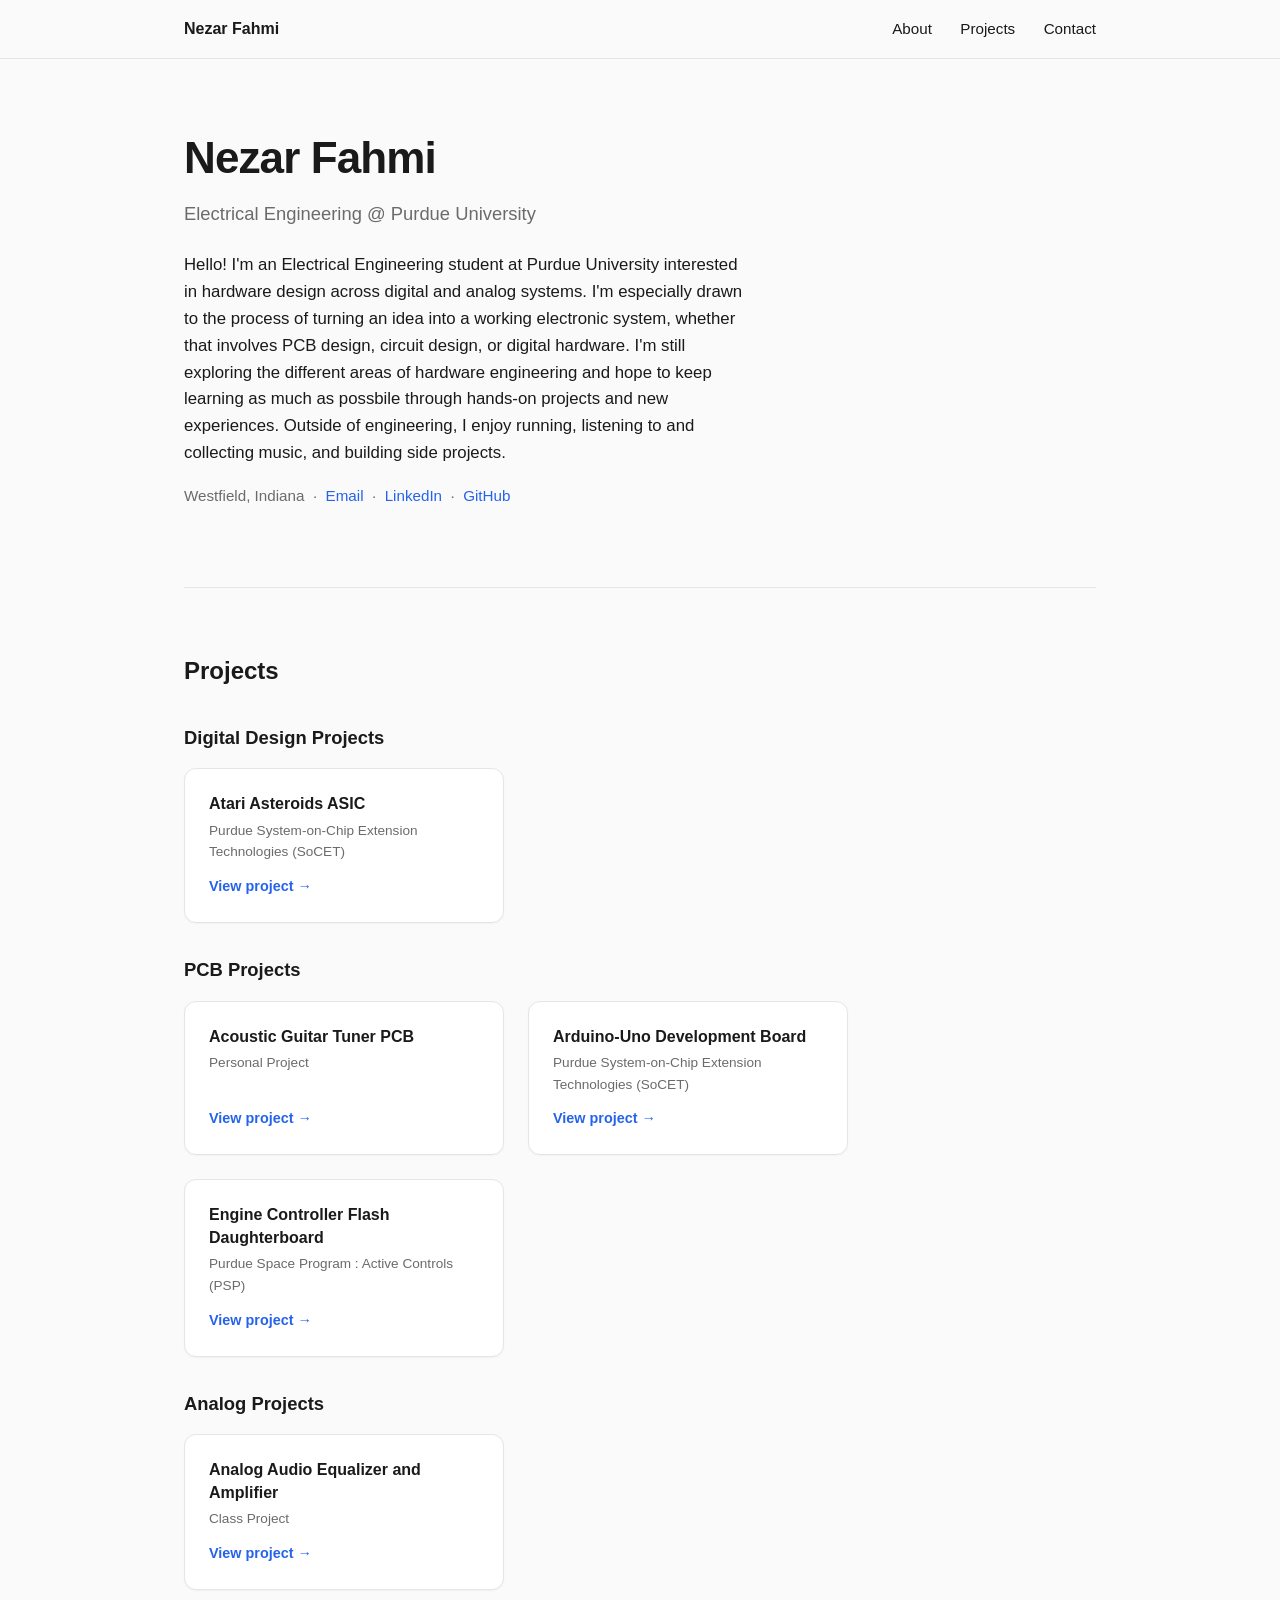
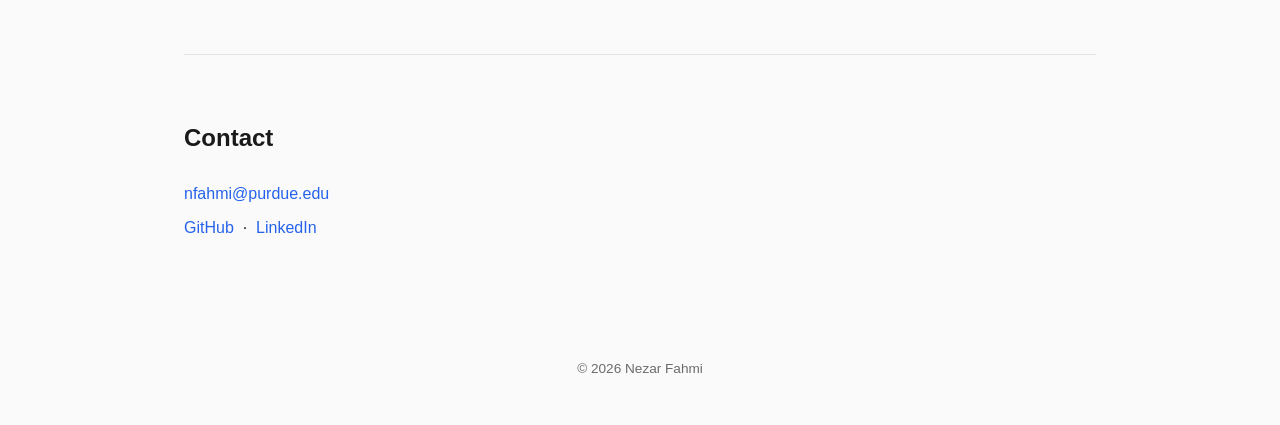
<file: index.html>
<!DOCTYPE html>
<html lang="en">
<head>
  <meta charset="UTF-8">
  <meta name="viewport" content="width=device-width, initial-scale=1.0">

  <meta
    name="description"
    content="Portfolio of Nezar Fahmi, a Purdue Electrical Engineering student focused on PCB, digital, analog, and embedded hardware design."
  >

  <title>Nezar Fahmi — Portfolio</title>

  <link rel="stylesheet" href="style.css">

  <style>
    .hero {
      display: flex;
      align-items: flex-start;
      justify-content: space-between;
      gap: 48px;
      flex-wrap: wrap;
    }

    .hero-text {
      flex: 1 1 400px;
      min-width: 0;
    }

    .hero-photo {
      flex: 0 0 auto;
      width: 340px;
      height: 340px;
      margin-top: 20px;
    }

    .hero-photo img {
      width: 340px;
      height: 340px;
      object-fit: cover;
      border-radius: 8px;
      display: block;
    }
  </style>

  <script defer>
    document.addEventListener("DOMContentLoaded", () => {
      const introItems = [
        { element: document.querySelector("header"), delay: 30 },
        { element: document.querySelector(".logo"), delay: 90 },
        { element: document.querySelector("nav"), delay: 150 },
        { element: document.querySelector(".hero h1"), delay: 220 },
        { element: document.querySelector(".tagline"), delay: 300 },
        { element: document.querySelector(".bio"), delay: 380 },
        { element: document.querySelector(".about-links"), delay: 470 },
        { element: document.querySelector(".hero-photo"), delay: 300 }
      ].filter((item) => item.element);

      introItems.forEach(({ element, delay }) => {
        element.style.setProperty("--reveal-delay", `${delay}ms`);
      });

      requestAnimationFrame(() => {
        requestAnimationFrame(() => {
          introItems.forEach(({ element }) => {
            element.classList.add("is-visible");
          });
        });
      });

      const scrollItems = [
        document.querySelector("#projects > h2"),
        ...document.querySelectorAll(".project-category"),
        ...document.querySelectorAll(".project-card"),
        document.querySelector("#contact")
      ].filter(Boolean);

      if (!("IntersectionObserver" in window)) {
        scrollItems.forEach((item) => item.classList.add("is-visible"));
        return;
      }

      const observer = new IntersectionObserver(
        (entries, activeObserver) => {
          entries.forEach((entry) => {
            if (!entry.isIntersecting) {
              return;
            }

            entry.target.classList.add("is-visible");
            activeObserver.unobserve(entry.target);
          });
        },
        {
          threshold: 0.08,
          rootMargin: "0px 0px -35px 0px"
        }
      );

      scrollItems.forEach((item) => observer.observe(item));
    });
  </script>
</head>

<body>
<header class="reveal">
  <div class="nav-inner">
    <a href="#" class="logo reveal">Nezar Fahmi</a>

    <nav class="reveal">
      <a href="#about">About</a>
      <a href="#projects">Projects</a>
      <a href="#contact">Contact</a>
    </nav>
  </div>
</header>

<main>
  <section id="about" class="hero">
    <div class="hero-text">
      <h1 class="reveal">Nezar Fahmi</h1>

      <p class="tagline reveal">
        Electrical Engineering @ Purdue University
      </p>

      <p class="bio reveal">
        Hello! I'm an Electrical Engineering student at Purdue University
        interested in hardware design across digital and analog systems.
        I'm especially drawn to the process of turning an idea into a working
        electronic system, whether that involves PCB design, circuit design, or digital hardware.
        I'm still exploring the different areas of hardware engineering and hope to keep learning as much as possbile
        through hands-on projects and new experiences. Outside of engineering, I enjoy running, listening to and collecting music, and building side projects.
      </p>

      <p class="about-links reveal">
        Westfield, Indiana
        &nbsp;·&nbsp;
        <a href="mailto:nfahmi@purdue.edu">Email</a>
        &nbsp;·&nbsp;
        <a
          href="https://www.linkedin.com/in/nezar-fahmi"
          target="_blank"
          rel="noopener"
        >
          LinkedIn
        </a>
        &nbsp;·&nbsp;
        <a
          href="https://github.com/nezarfahmi"
          target="_blank"
          rel="noopener"
        >
          GitHub
        </a>
      </p>
    </div>
  </section>

  <section id="projects" class="projects">
    <h2 class="reveal">Projects</h2>

    <h3 class="project-category reveal">Digital Design Projects</h3>

    <div class="project-grid">
      <a
        class="project-card reveal"
        href="projects/atari-asteroids.html"
      >
        <h4>Atari Asteroids ASIC</h4>
        <p class="project-meta">
          Purdue System-on-Chip Extension Technologies (SoCET)
        </p>
        <span class="view-link">View project →</span>
      </a>
    </div>

    <h3 class="project-category reveal">PCB Projects</h3>

    <div class="project-grid">
      <a
        class="project-card reveal"
        href="projects/acoustic-guitar-tuner.html"
      >
        <h4>Acoustic Guitar Tuner PCB</h4>
        <p class="project-meta">Personal Project</p>
        <span class="view-link">View project →</span>
      </a>

      <a
        class="project-card reveal"
        href="projects/arduino-uno.html"
      >
        <h4>Arduino-Uno Development Board</h4>
        <p class="project-meta">
          Purdue System-on-Chip Extension Technologies (SoCET)
        </p>
        <span class="view-link">View project →</span>
      </a>

      <a
        class="project-card reveal"
        href="projects/flash-daughterboard.html"
      >
        <h4>Engine Controller Flash Daughterboard</h4>
        <p class="project-meta">Purdue Space Program : Active Controls (PSP)</p>
        <span class="view-link">View project →</span>
      </a>
    </div>

    <h3 class="project-category reveal">Analog Projects</h3>

    <div class="project-grid">
      <a
        class="project-card reveal"
        href="projects/audio-equalizer.html"
      >
        <h4>Analog Audio Equalizer and Amplifier</h4>
        <p class="project-meta">Class Project</p>
        <span class="view-link">View project →</span>
      </a>
    </div>
  </section>

  <section id="contact" class="contact reveal">
    <h2>Contact</h2>

    <p>
      <a href="mailto:nfahmi@purdue.edu">
        nfahmi@purdue.edu
      </a>
    </p>

    <p>
      <a
        href="https://github.com/nezarfahmi"
        target="_blank"
        rel="noopener"
      >
        GitHub
      </a>

      &nbsp;·&nbsp;

      <a
        href="https://www.linkedin.com/in/nezar-fahmi"
        target="_blank"
        rel="noopener"
      >
        LinkedIn
      </a>
    </p>
  </section>
</main>

<footer>
  <p>&copy; 2026 Nezar Fahmi</p>
</footer>
</body>
</html>
</file>
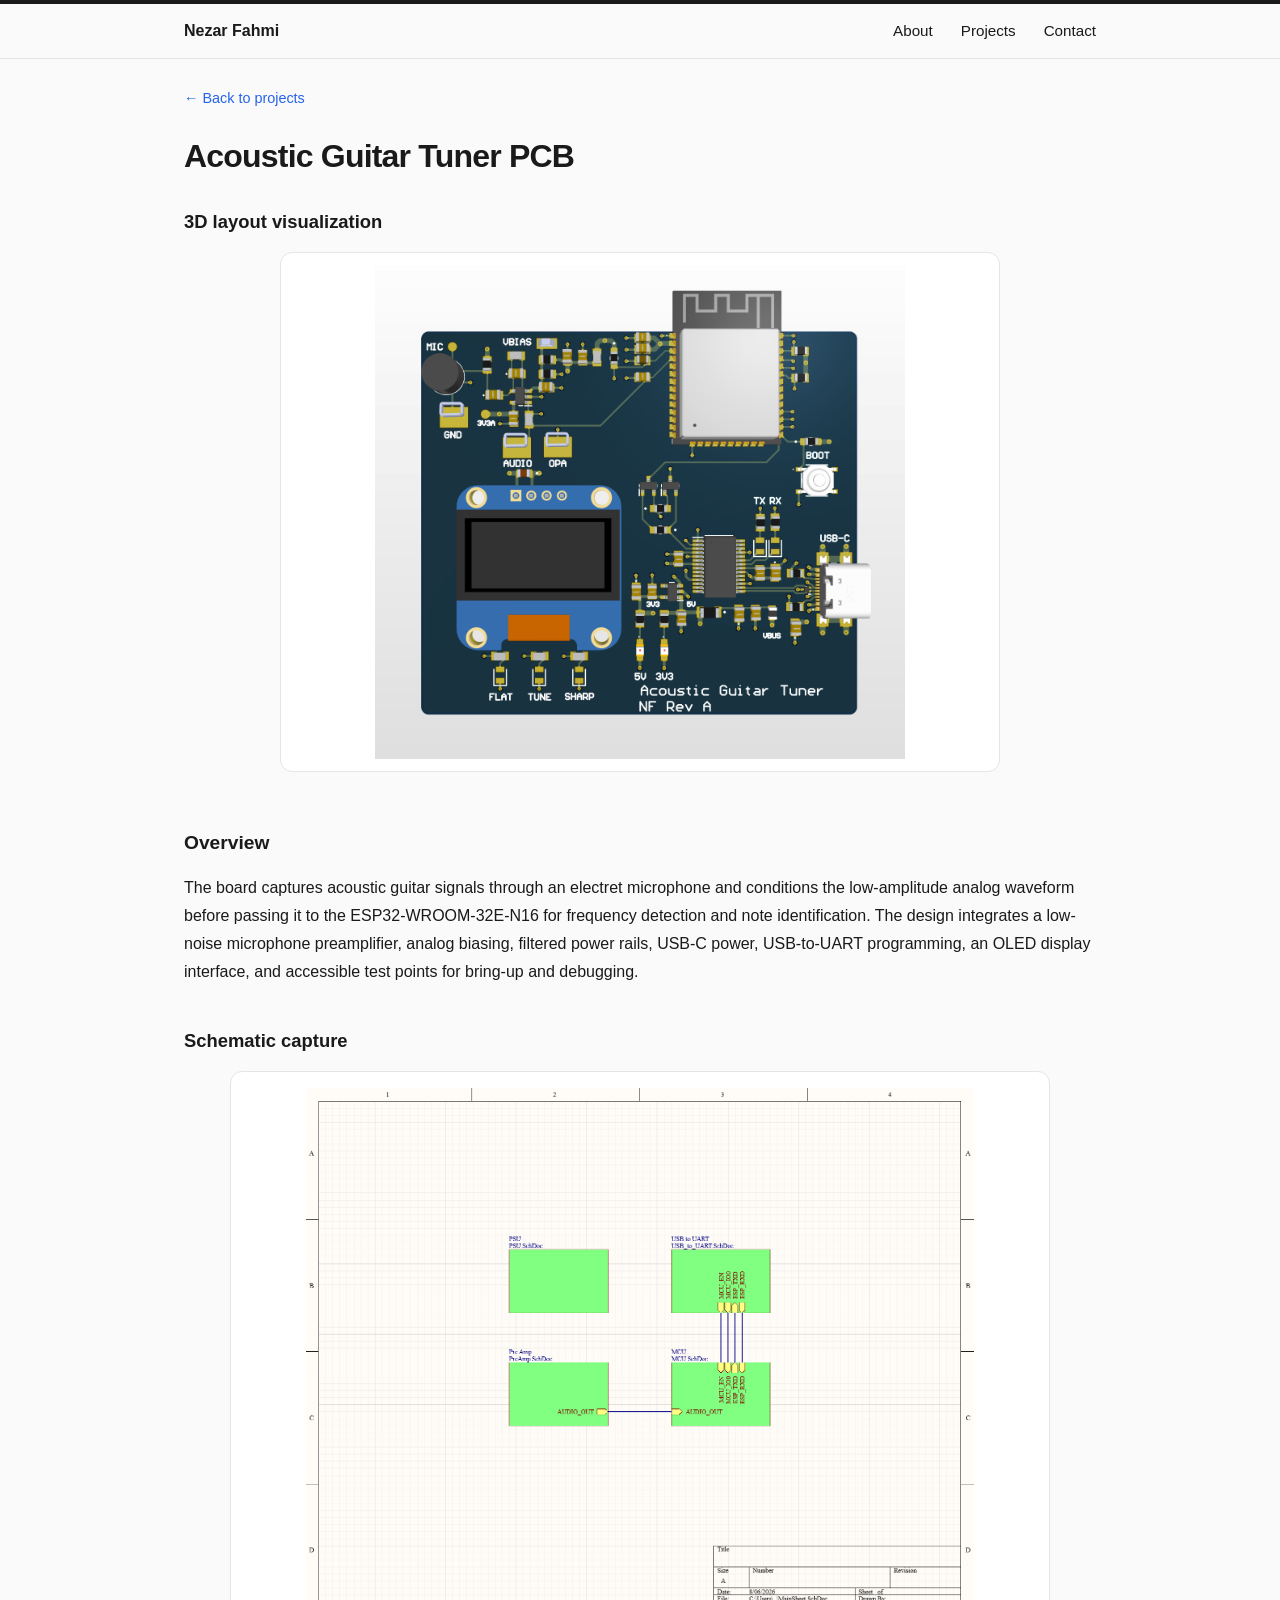
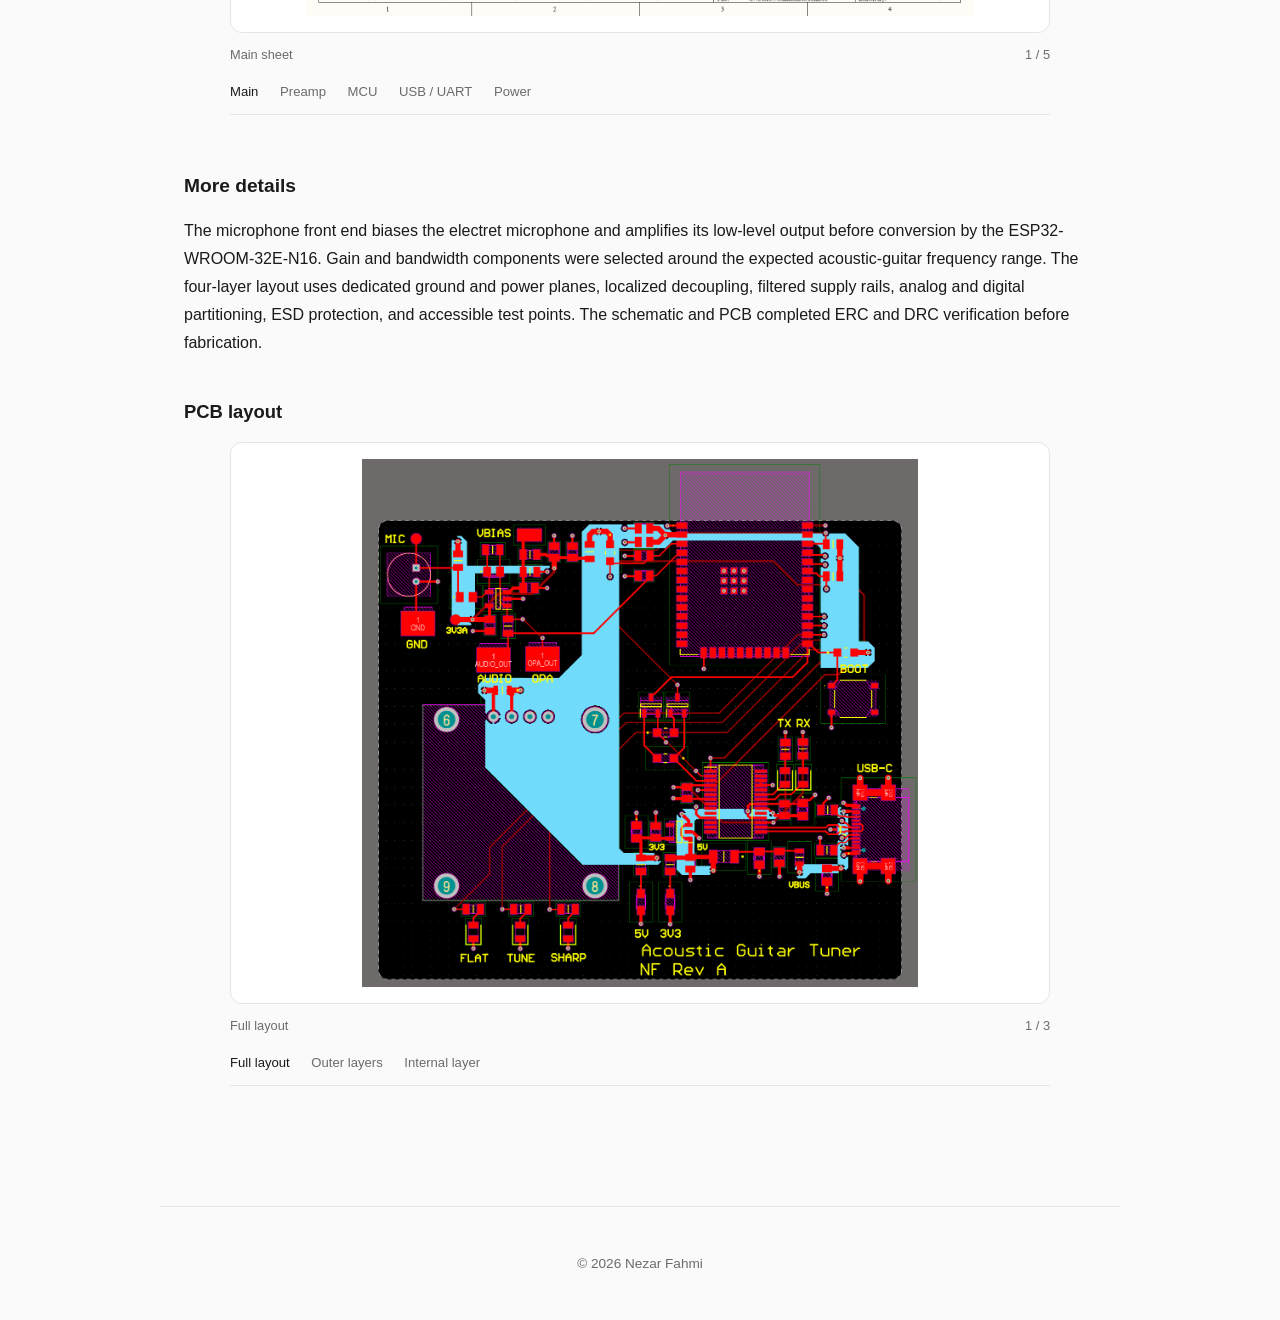
<file: projects/acoustic-guitar-tuner.html>
<!DOCTYPE html>
<html lang="en">
<head>
  <meta charset="UTF-8">
  <meta name="viewport" content="width=device-width, initial-scale=1.0">
  <meta name="description" content="Acoustic Guitar Tuner PCB designed by Nezar Fahmi.">
  <title>Acoustic Guitar Tuner PCB — Nezar Fahmi</title>

  <style>
    :root {
      --bg: #fafafa;
      --text: #1a1a1a;
      --muted: #6b6b6b;
      --accent: #2563eb;
      --border: #e5e5e5;
      --max-width: 960px;
      --radius: 12px;
    }

    * {
      box-sizing: border-box;
    }

    html {
      scroll-behavior: smooth;
    }

    body {
      margin: 0;
      background: var(--bg);
      color: var(--text);
      font-family: -apple-system, BlinkMacSystemFont, "Segoe UI", Roboto, Helvetica, Arial, sans-serif;
      line-height: 1.6;
      -webkit-font-smoothing: antialiased;
    }

    a {
      color: var(--accent);
      text-decoration: none;
    }

    a:hover {
      text-decoration: underline;
    }

    img {
      display: block;
      max-width: 100%;
    }

    header {
      position: sticky;
      top: 0;
      z-index: 20;
      background: rgba(250, 250, 250, 0.9);
      backdrop-filter: blur(8px);
      border-top: 4px solid var(--text);
      border-bottom: 1px solid var(--border);
    }

    .nav-inner {
      max-width: var(--max-width);
      margin: 0 auto;
      padding: 0.9rem 1.5rem;
      display: flex;
      justify-content: space-between;
      align-items: center;
    }

    .logo {
      color: var(--text);
      font-weight: 700;
    }

    nav {
      display: flex;
      gap: 1.75rem;
    }

    nav a {
      color: var(--text);
      font-size: 0.95rem;
    }

    main {
      max-width: var(--max-width);
      margin: 0 auto;
      padding: 0 1.5rem 4rem;
    }

    .back-link {
      display: inline-block;
      margin-top: 1.75rem;
      font-size: 0.9rem;
    }

    .project-title {
      margin: 1.6rem 0 2rem;
      font-size: 2rem;
      line-height: 1.2;
      letter-spacing: -0.025em;
    }

    .showcase {
      margin: 0 0 3.5rem;
    }

    .showcase h2 {
      margin: 0 0 1rem;
      font-size: 1.15rem;
    }

    .single-media {
      max-width: 720px;
      margin: 0 auto;
    }

    .single-media img {
      width: 100%;
      max-height: 520px;
      object-fit: contain;
      background: #ffffff;
      border: 1px solid var(--border);
      border-radius: var(--radius);
      padding: 0.75rem;
    }

    .viewer {
      position: relative;
      max-width: 820px;
      margin: 0 auto;
      overflow: hidden;
      background: #ffffff;
      border: 1px solid var(--border);
      border-radius: var(--radius);
      touch-action: pan-y;
    }

    .viewer-link {
      min-height: 460px;
      display: flex;
      align-items: center;
      justify-content: center;
    }

    .viewer-image {
      width: 100%;
      max-height: 560px;
      object-fit: contain;
      padding: 1rem;
      opacity: 1;
      transform: scale(1);
      transition:
        opacity 220ms ease,
        transform 320ms cubic-bezier(0.22, 1, 0.36, 1),
        filter 220ms ease;
    }

    .viewer-image.is-changing {
      opacity: 0;
      transform: scale(0.996);
      filter: blur(2px);
    }

    .edge-control {
      position: absolute;
      top: 0;
      bottom: 0;
      width: 18%;
      border: 0;
      background: transparent;
      color: transparent;
      cursor: pointer;
    }

    .edge-control::after {
      content: "";
      position: absolute;
      top: 50%;
      width: 10px;
      height: 10px;
      border-top: 1.5px solid var(--text);
      border-right: 1.5px solid var(--text);
      opacity: 0;
      transition: opacity 160ms ease, transform 160ms ease;
    }

    .viewer:hover .edge-control::after,
    .edge-control:focus-visible::after {
      opacity: 0.65;
    }

    .edge-control.previous {
      left: 0;
    }

    .edge-control.previous::after {
      left: 20px;
      transform: translateY(-50%) rotate(-135deg);
    }

    .edge-control.next {
      right: 0;
    }

    .edge-control.next::after {
      right: 20px;
      transform: translateY(-50%) rotate(45deg);
    }

    .viewer-meta {
      max-width: 820px;
      margin: 0.75rem auto 0;
      display: flex;
      justify-content: space-between;
      gap: 1rem;
      color: var(--muted);
      font-size: 0.8rem;
    }

    .slide-tabs {
      max-width: 820px;
      margin: 0 auto;
      display: flex;
      gap: 1.35rem;
      overflow-x: auto;
      scrollbar-width: none;
      padding-top: 1rem;
      border-bottom: 1px solid var(--border);
    }

    .slide-tabs::-webkit-scrollbar {
      display: none;
    }

    .slide-tab {
      position: relative;
      flex: 0 0 auto;
      padding: 0 0 0.75rem;
      border: 0;
      background: transparent;
      color: var(--muted);
      font: inherit;
      font-size: 0.82rem;
      cursor: pointer;
      white-space: nowrap;
    }

    .slide-tab::after {
      content: "";
      position: absolute;
      right: 0;
      bottom: -1px;
      left: 0;
      height: 1px;
      background: var(--accent);
      transform: scaleX(0);
      transform-origin: left;
      transition: transform 180ms ease;
    }

    .slide-tab:hover,
    .slide-tab.is-active {
      color: var(--text);
    }

    .slide-tab.is-active::after {
      transform: scaleX(1);
    }

    .text-section {
      margin: 0 0 2.5rem;
    }

    .text-section h2 {
      margin: 0 0 0.9rem;
      font-size: 1.2rem;
    }

    .text-section p {
      margin: 0;
      color: var(--text);
      font-size: 1rem;
      line-height: 1.75;
    }

    .reveal {
      opacity: 0;
      transform: translateY(16px);
      transition:
        opacity 600ms cubic-bezier(0.22, 1, 0.36, 1),
        transform 600ms cubic-bezier(0.22, 1, 0.36, 1);
    }

    .reveal.is-visible {
      opacity: 1;
      transform: translateY(0);
    }

    footer {
      max-width: var(--max-width);
      margin: 0 auto;
      padding: 2rem 1.5rem;
      border-top: 1px solid var(--border);
      color: var(--muted);
      font-size: 0.85rem;
      text-align: center;
    }

    @media (max-width: 700px) {
      .nav-inner {
        align-items: flex-start;
        gap: 0.8rem;
      }

      nav {
        gap: 1rem;
        flex-wrap: wrap;
        justify-content: flex-end;
      }

      .project-title {
        font-size: 1.7rem;
      }

      .viewer-link {
        min-height: 330px;
      }

      .viewer-image {
        padding: 0.5rem;
      }

      .edge-control::after {
        opacity: 0.45;
      }
    }

    @media (prefers-reduced-motion: reduce) {
      html {
        scroll-behavior: auto;
      }

      .reveal {
        opacity: 1;
        transform: none;
        transition: none;
      }

      .viewer-image {
        transition: none;
      }
    }
  </style>
</head>

<body>
<header>
  <div class="nav-inner">
    <a href="../index.html" class="logo">Nezar Fahmi</a>

    <nav aria-label="Primary navigation">
      <a href="../index.html#about">About</a>
      <a href="../index.html#projects">Projects</a>
      <a href="../index.html#contact">Contact</a>
    </nav>
  </div>
</header>

<main>
  <a class="back-link" href="../index.html#projects">← Back to projects</a>

  <h1 class="project-title reveal">Acoustic Guitar Tuner PCB</h1>

  <section class="showcase reveal">
    <h2>3D layout visualization</h2>

    <figure class="single-media">
      <img
        src="images/guitar-tuner/tuner-3drender.png"
        alt="3D render of the acoustic guitar tuner PCB"
      >
    </figure>
  </section>

  <section class="text-section reveal">
    <h2>Overview</h2>

    <p>
      The board captures acoustic guitar signals through an electret
      microphone and conditions the low-amplitude analog waveform before
      passing it to the ESP32-WROOM-32E-N16 for frequency detection and note
      identification. The design integrates a low-noise microphone
      preamplifier, analog biasing, filtered power rails, USB-C power,
      USB-to-UART programming, an OLED display interface, and accessible
      test points for bring-up and debugging.
    </p>
  </section>

  <section class="showcase reveal" data-gallery>
    <h2>Schematic capture</h2>

    <div class="viewer">
      <a
        class="viewer-link"
        href="images/guitar-tuner/mainsheet.png"
        target="_blank"
        rel="noopener"
        data-gallery-link
      >
        <img
          class="viewer-image"
          src="images/guitar-tuner/mainsheet.png"
          alt="Main system schematic"
          data-gallery-image
        >
      </a>

      <button
        class="edge-control previous"
        type="button"
        data-gallery-previous
        aria-label="Previous schematic"
      >
        Previous
      </button>

      <button
        class="edge-control next"
        type="button"
        data-gallery-next
        aria-label="Next schematic"
      >
        Next
      </button>
    </div>

    <div class="viewer-meta">
      <span data-gallery-title>Main sheet</span>
      <span data-gallery-counter>1 / 5</span>
    </div>

    <div class="slide-tabs" aria-label="Select schematic">
      <button
        class="slide-tab is-active"
        type="button"
        data-gallery-slide
        data-image="images/guitar-tuner/mainsheet.png"
        data-title="Main sheet"
        data-alt="Main system schematic"
      >
        Main
      </button>

      <button
        class="slide-tab"
        type="button"
        data-gallery-slide
        data-image="images/guitar-tuner/preamp.png"
        data-title="Microphone preamplifier"
        data-alt="Microphone preamplifier schematic"
      >
        Preamp
      </button>

      <button
        class="slide-tab"
        type="button"
        data-gallery-slide
        data-image="images/guitar-tuner/mcu.png"
        data-title="MCU and peripherals"
        data-alt="ESP32-WROOM-32E-N16 and peripheral schematic"
      >
        MCU
      </button>

      <button
        class="slide-tab"
        type="button"
        data-gallery-slide
        data-image="images/guitar-tuner/usb-uart.png"
        data-title="USB-to-UART"
        data-alt="USB-to-UART schematic"
      >
        USB / UART
      </button>

      <button
        class="slide-tab"
        type="button"
        data-gallery-slide
        data-image="images/guitar-tuner/psu.png"
        data-title="Power supply"
        data-alt="Power supply and USB-C schematic"
      >
        Power
      </button>
    </div>
  </section>

  <section class="text-section reveal">
    <h2>More details</h2>

    <p>
      The microphone front end biases the electret microphone and amplifies
      its low-level output before conversion by the ESP32-WROOM-32E-N16. Gain and
      bandwidth components were selected around the expected acoustic-guitar
      frequency range. The four-layer layout uses dedicated ground and power
      planes, localized decoupling, filtered supply rails, analog and digital
      partitioning, ESD protection, and accessible test points. The schematic
      and PCB completed ERC and DRC verification before fabrication.
    </p>
  </section>

  <section class="showcase reveal" data-gallery>
    <h2>PCB layout</h2>

    <div class="viewer">
      <a
        class="viewer-link"
        href="images/guitar-tuner/tuner-layout134.png"
        target="_blank"
        rel="noopener"
        data-gallery-link
      >
        <img
          class="viewer-image"
          src="images/guitar-tuner/tuner-layout134.png"
          alt="Full PCB layout view"
          data-gallery-image
        >
      </a>

      <button
        class="edge-control previous"
        type="button"
        data-gallery-previous
        aria-label="Previous layout view"
      >
        Previous
      </button>

      <button
        class="edge-control next"
        type="button"
        data-gallery-next
        aria-label="Next layout view"
      >
        Next
      </button>
    </div>

    <div class="viewer-meta">
      <span data-gallery-title>Full layout</span>
      <span data-gallery-counter>1 / 3</span>
    </div>

    <div class="slide-tabs" aria-label="Select layout view">
      <button
        class="slide-tab is-active"
        type="button"
        data-gallery-slide
        data-image="images/guitar-tuner/tuner-layout134.png"
        data-title="Full layout"
        data-alt="Full PCB layout view"
      >
        Full layout
      </button>

      <button
        class="slide-tab"
        type="button"
        data-gallery-slide
        data-image="images/guitar-tuner/tuner-layout14.png"
        data-title="Outer layers"
        data-alt="PCB layout with outer layers visible"
      >
        Outer layers
      </button>

      <button
        class="slide-tab"
        type="button"
        data-gallery-slide
        data-image="images/guitar-tuner/tuner-layout2.png"
        data-title="Internal layer"
        data-alt="PCB layout with internal layer visible"
      >
        Internal layer
      </button>
    </div>
  </section>
</main>

<footer>
  <p>&copy; 2026 Nezar Fahmi</p>
</footer>

<script>
  document.addEventListener("DOMContentLoaded", () => {
    const galleries = Array.from(document.querySelectorAll("[data-gallery]"));

    galleries.forEach((gallery) => {
      const image = gallery.querySelector("[data-gallery-image]");
      const link = gallery.querySelector("[data-gallery-link]");
      const title = gallery.querySelector("[data-gallery-title]");
      const counter = gallery.querySelector("[data-gallery-counter]");
      const previous = gallery.querySelector("[data-gallery-previous]");
      const next = gallery.querySelector("[data-gallery-next]");
      const slides = Array.from(gallery.querySelectorAll("[data-gallery-slide]"));

      let currentIndex = 0;
      let changing = false;
      let startX = null;

      slides.forEach((slide) => {
        const preloadImage = new Image();
        preloadImage.src = slide.dataset.image;
      });

      function showSlide(index) {
        if (changing || slides.length === 0) {
          return;
        }

        const nextIndex = (index + slides.length) % slides.length;
        const slide = slides[nextIndex];

        const nextImagePath = slide.dataset.image;
        const nextImageAlt = slide.dataset.alt;
        const nextImageTitle = slide.dataset.title;

        changing = true;

        const preloadImage = new Image();

        preloadImage.onload = () => {
          image.classList.add("is-changing");

          window.setTimeout(() => {
            currentIndex = nextIndex;

            image.src = nextImagePath;
            image.alt = nextImageAlt;
            link.href = nextImagePath;
            title.textContent = nextImageTitle;
            counter.textContent = `${currentIndex + 1} / ${slides.length}`;

            slides.forEach((item, itemIndex) => {
              const active = itemIndex === currentIndex;
              item.classList.toggle("is-active", active);
              item.setAttribute("aria-current", active ? "true" : "false");
            });

            requestAnimationFrame(() => {
              requestAnimationFrame(() => {
                image.classList.remove("is-changing");
              });
            });

            window.setTimeout(() => {
              changing = false;
            }, 300);
          }, 180);
        };

        preloadImage.onerror = () => {
          changing = false;
          console.error(`Could not load slideshow image: ${nextImagePath}`);
        };

        preloadImage.src = nextImagePath;
      }

      slides.forEach((slide, index) => {
        slide.addEventListener("click", () => showSlide(index));
      });

      previous.addEventListener("click", () => showSlide(currentIndex - 1));
      next.addEventListener("click", () => showSlide(currentIndex + 1));

      const viewer = gallery.querySelector(".viewer");

      viewer.addEventListener("pointerdown", (event) => {
        startX = event.clientX;
      });

      viewer.addEventListener("pointerup", (event) => {
        if (startX === null) {
          return;
        }

        const distance = event.clientX - startX;
        startX = null;

        if (Math.abs(distance) < 45) {
          return;
        }

        showSlide(distance > 0 ? currentIndex - 1 : currentIndex + 1);
      });

      viewer.addEventListener("pointercancel", () => {
        startX = null;
      });

      showSlide(0);
    });

    const revealItems = document.querySelectorAll(".reveal");

    if ("IntersectionObserver" in window) {
      const observer = new IntersectionObserver(
        (entries, activeObserver) => {
          entries.forEach((entry) => {
            if (!entry.isIntersecting) {
              return;
            }

            entry.target.classList.add("is-visible");
            activeObserver.unobserve(entry.target);
          });
        },
        {
          threshold: 0.1,
          rootMargin: "0px 0px -30px 0px"
        }
      );

      revealItems.forEach((item) => observer.observe(item));
    } else {
      revealItems.forEach((item) => item.classList.add("is-visible"));
    }
  });
</script>
</body>
</html>
</file>
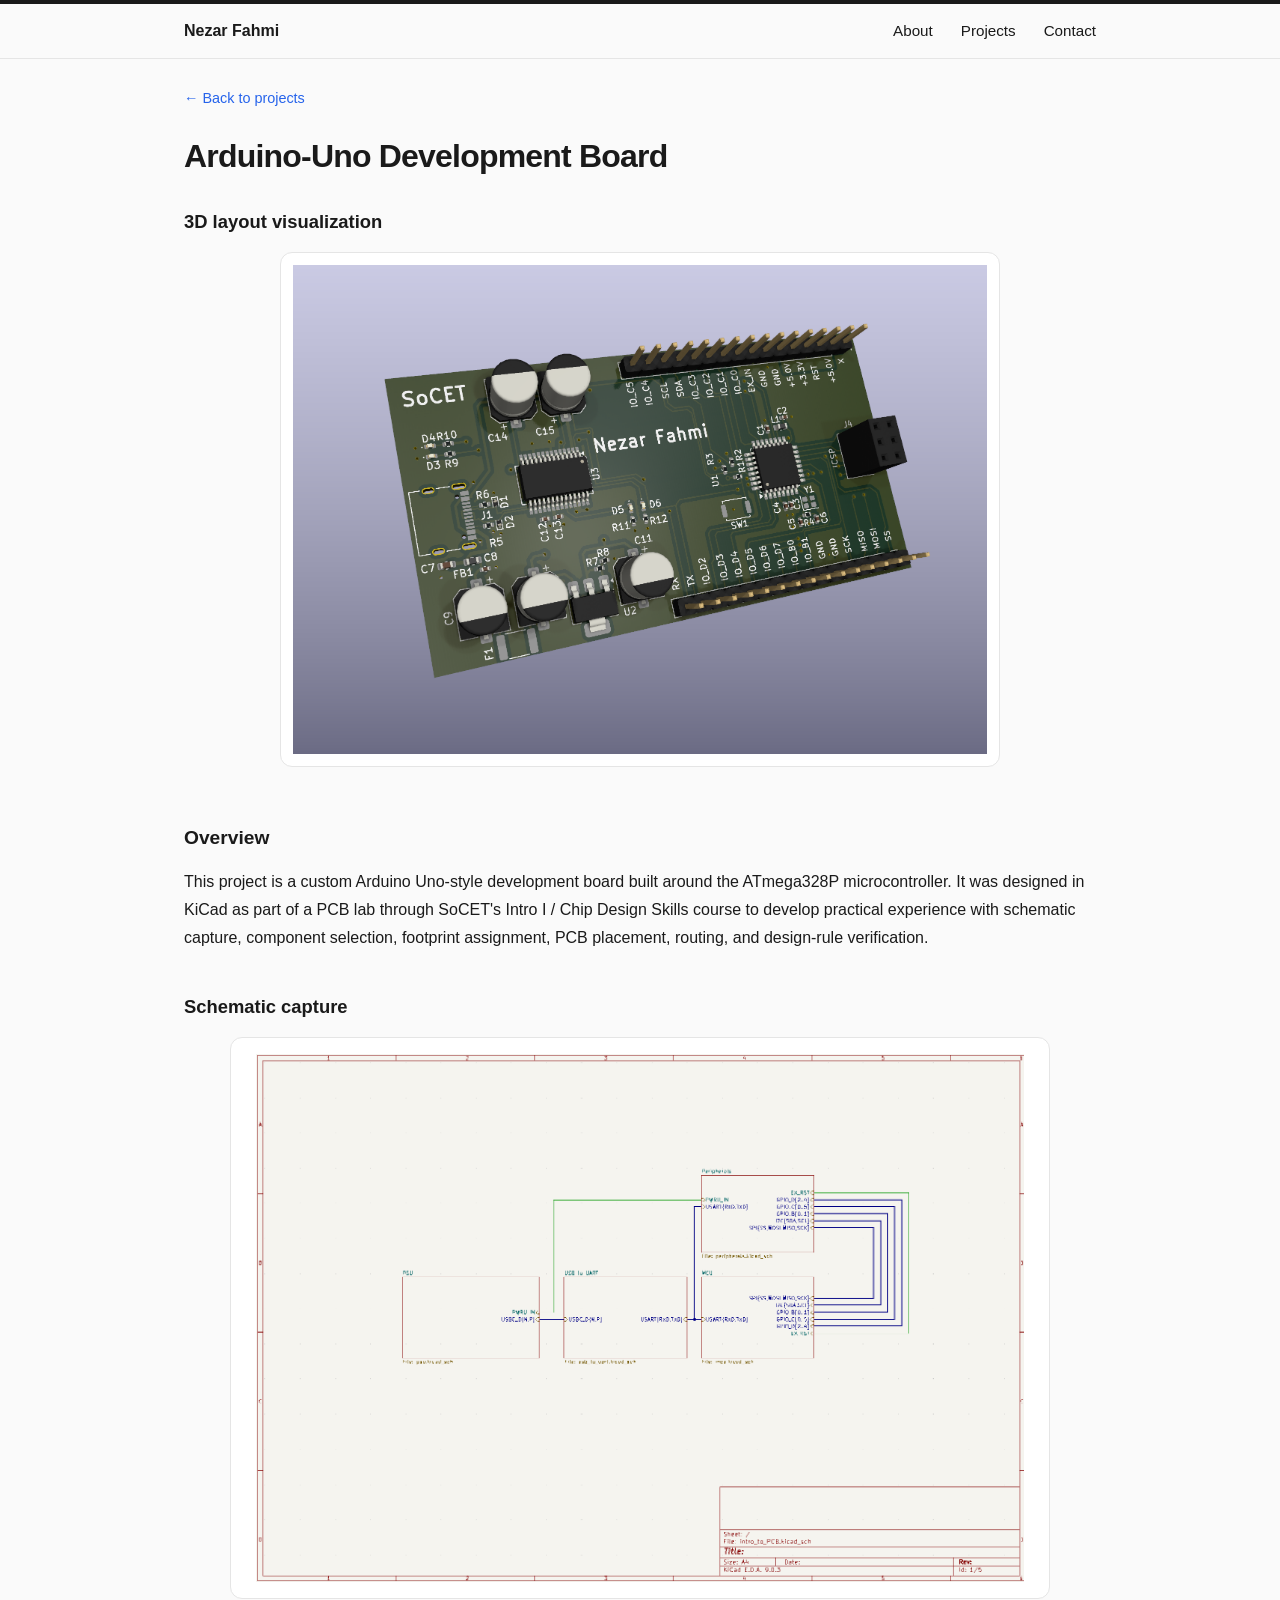
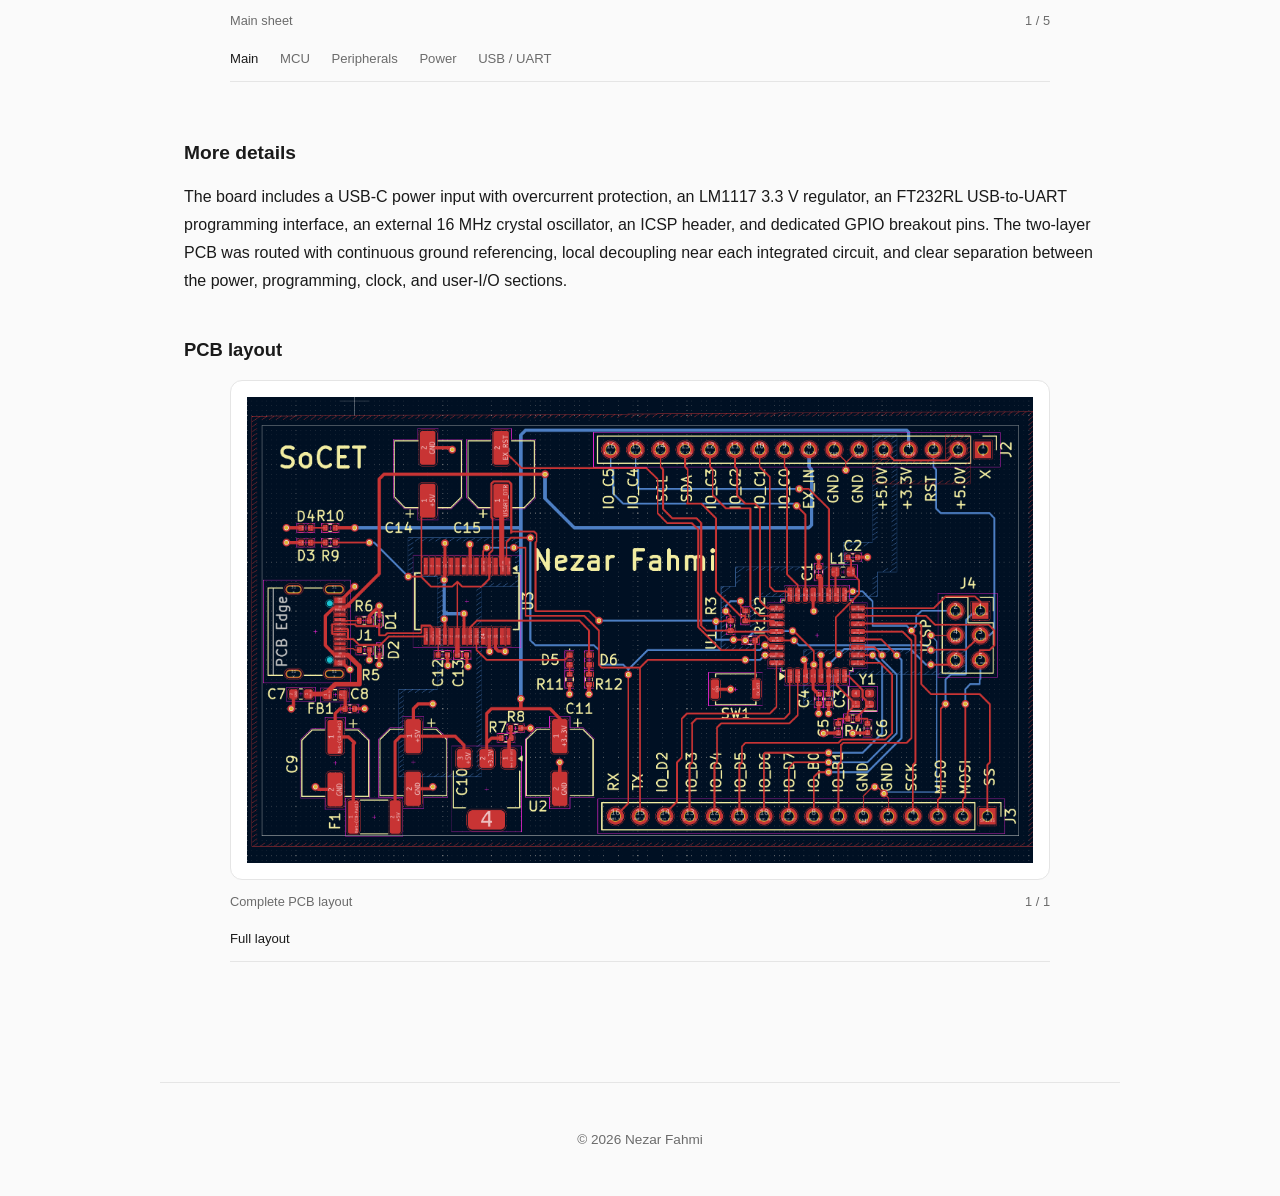
<file: projects/arduino-uno.html>
<!DOCTYPE html>
<!DOCTYPE html>

<html lang="en">
<head>
<meta charset="utf-8"/>
<meta content="width=device-width, initial-scale=1.0" name="viewport"/>
<meta content="Arduino-compatible development board designed by Nezar Fahmi." name="description"/>
<title>Arduino-Compatible Development Board — Nezar Fahmi</title>
<style>
    :root {
      --bg: #fafafa;
      --text: #1a1a1a;
      --muted: #6b6b6b;
      --accent: #2563eb;
      --border: #e5e5e5;
      --max-width: 960px;
      --radius: 12px;
    }

    * {
      box-sizing: border-box;
    }

    html {
      scroll-behavior: smooth;
    }

    body {
      margin: 0;
      background: var(--bg);
      color: var(--text);
      font-family: -apple-system, BlinkMacSystemFont, "Segoe UI", Roboto, Helvetica, Arial, sans-serif;
      line-height: 1.6;
      -webkit-font-smoothing: antialiased;
    }

    a {
      color: var(--accent);
      text-decoration: none;
    }

    a:hover {
      text-decoration: underline;
    }

    img {
      display: block;
      max-width: 100%;
    }

    header {
      position: sticky;
      top: 0;
      z-index: 20;
      background: rgba(250, 250, 250, 0.9);
      backdrop-filter: blur(8px);
      border-top: 4px solid var(--text);
      border-bottom: 1px solid var(--border);
    }

    .nav-inner {
      max-width: var(--max-width);
      margin: 0 auto;
      padding: 0.9rem 1.5rem;
      display: flex;
      justify-content: space-between;
      align-items: center;
    }

    .logo {
      color: var(--text);
      font-weight: 700;
    }

    nav {
      display: flex;
      gap: 1.75rem;
    }

    nav a {
      color: var(--text);
      font-size: 0.95rem;
    }

    main {
      max-width: var(--max-width);
      margin: 0 auto;
      padding: 0 1.5rem 4rem;
    }

    .back-link {
      display: inline-block;
      margin-top: 1.75rem;
      font-size: 0.9rem;
    }

    .project-title {
      margin: 1.6rem 0 2rem;
      font-size: 2rem;
      line-height: 1.2;
      letter-spacing: -0.025em;
    }

    .showcase {
      margin: 0 0 3.5rem;
    }

    .showcase h2 {
      margin: 0 0 1rem;
      font-size: 1.15rem;
    }

    .single-media {
      max-width: 720px;
      margin: 0 auto;
    }

    .single-media img {
      width: 100%;
      max-height: 520px;
      object-fit: contain;
      background: #ffffff;
      border: 1px solid var(--border);
      border-radius: var(--radius);
      padding: 0.75rem;
    }

    .viewer {
      position: relative;
      max-width: 820px;
      margin: 0 auto;
      overflow: hidden;
      background: #ffffff;
      border: 1px solid var(--border);
      border-radius: var(--radius);
      touch-action: pan-y;
    }

    .viewer-link {
      min-height: 460px;
      display: flex;
      align-items: center;
      justify-content: center;
    }

    .viewer-image {
      width: 100%;
      max-height: 560px;
      object-fit: contain;
      padding: 1rem;
      opacity: 1;
      transform: scale(1);
      transition:
        opacity 220ms ease,
        transform 320ms cubic-bezier(0.22, 1, 0.36, 1),
        filter 220ms ease;
    }

    .viewer-image.is-changing {
      opacity: 0;
      transform: scale(0.996);
      filter: blur(2px);
    }

    .edge-control {
      position: absolute;
      top: 0;
      bottom: 0;
      width: 18%;
      border: 0;
      background: transparent;
      color: transparent;
      cursor: pointer;
    }

    .edge-control::after {
      content: "";
      position: absolute;
      top: 50%;
      width: 10px;
      height: 10px;
      border-top: 1.5px solid var(--text);
      border-right: 1.5px solid var(--text);
      opacity: 0;
      transition: opacity 160ms ease, transform 160ms ease;
    }

    .viewer:hover .edge-control::after,
    .edge-control:focus-visible::after {
      opacity: 0.65;
    }

    .edge-control.previous {
      left: 0;
    }

    .edge-control.previous::after {
      left: 20px;
      transform: translateY(-50%) rotate(-135deg);
    }

    .edge-control.next {
      right: 0;
    }

    .edge-control.next::after {
      right: 20px;
      transform: translateY(-50%) rotate(45deg);
    }

    .viewer-meta {
      max-width: 820px;
      margin: 0.75rem auto 0;
      display: flex;
      justify-content: space-between;
      gap: 1rem;
      color: var(--muted);
      font-size: 0.8rem;
    }

    .slide-tabs {
      max-width: 820px;
      margin: 0 auto;
      display: flex;
      gap: 1.35rem;
      overflow-x: auto;
      scrollbar-width: none;
      padding-top: 1rem;
      border-bottom: 1px solid var(--border);
    }

    .slide-tabs::-webkit-scrollbar {
      display: none;
    }

    .slide-tab {
      position: relative;
      flex: 0 0 auto;
      padding: 0 0 0.75rem;
      border: 0;
      background: transparent;
      color: var(--muted);
      font: inherit;
      font-size: 0.82rem;
      cursor: pointer;
      white-space: nowrap;
    }

    .slide-tab::after {
      content: "";
      position: absolute;
      right: 0;
      bottom: -1px;
      left: 0;
      height: 1px;
      background: var(--accent);
      transform: scaleX(0);
      transform-origin: left;
      transition: transform 180ms ease;
    }

    .slide-tab:hover,
    .slide-tab.is-active {
      color: var(--text);
    }

    .slide-tab.is-active::after {
      transform: scaleX(1);
    }

    .text-section {
      margin: 0 0 2.5rem;
    }

    .text-section h2 {
      margin: 0 0 0.9rem;
      font-size: 1.2rem;
    }

    .text-section p {
      margin: 0;
      color: var(--text);
      font-size: 1rem;
      line-height: 1.75;
    }

    .reveal {
      opacity: 0;
      transform: translateY(16px);
      transition:
        opacity 600ms cubic-bezier(0.22, 1, 0.36, 1),
        transform 600ms cubic-bezier(0.22, 1, 0.36, 1);
    }

    .reveal.is-visible {
      opacity: 1;
      transform: translateY(0);
    }

    footer {
      max-width: var(--max-width);
      margin: 0 auto;
      padding: 2rem 1.5rem;
      border-top: 1px solid var(--border);
      color: var(--muted);
      font-size: 0.85rem;
      text-align: center;
    }

    @media (max-width: 700px) {
      .nav-inner {
        align-items: flex-start;
        gap: 0.8rem;
      }

      nav {
        gap: 1rem;
        flex-wrap: wrap;
        justify-content: flex-end;
      }

      .project-title {
        font-size: 1.7rem;
      }

      .viewer-link {
        min-height: 330px;
      }

      .viewer-image {
        padding: 0.5rem;
      }

      .edge-control::after {
        opacity: 0.45;
      }
    }

    @media (prefers-reduced-motion: reduce) {
      html {
        scroll-behavior: auto;
      }

      .reveal {
        opacity: 1;
        transform: none;
        transition: none;
      }

      .viewer-image {
        transition: none;
      }
    }
  </style>
</head>
<body>
<header>
<div class="nav-inner">
<a class="logo" href="../index.html">Nezar Fahmi</a>
<nav aria-label="Primary navigation">
<a href="../index.html#about">About</a>
<a href="../index.html#projects">Projects</a>
<a href="../index.html#contact">Contact</a>
</nav>
</div>
</header>
<main>
<a class="back-link" href="../index.html#projects">← Back to projects</a>
<h1 class="project-title reveal">Arduino-Uno Development Board</h1>
<section class="showcase reveal">
<h2>3D layout visualization</h2>
<figure class="single-media">
<img alt="3D render of the Arduino-Uno development board" src="images/arduino/arduino-3drender.png"/>
</figure>
</section>
<section class="text-section reveal">
<h2>Overview</h2>
<p>This project is a custom Arduino Uno-style development board built around the ATmega328P microcontroller. It was designed in KiCad as part of a PCB lab through SoCET's Intro I / Chip Design Skills course to develop practical experience with schematic capture, component selection, footprint assignment, PCB placement, routing, and design-rule verification.</p>
</section>
<section class="showcase reveal" data-gallery="">
<h2>Schematic capture</h2>
<div class="viewer">
<a class="viewer-link" data-gallery-link="" href="images/arduino/mainsheet.png" rel="noopener" target="_blank">
<img alt="Main schematic sheet for the Arduino-compatible development board" class="viewer-image" data-gallery-image="" src="images/arduino/mainsheet.png"/>
</a>
<button aria-label="Previous schematic" class="edge-control previous" data-gallery-previous="" type="button">
        Previous
      </button>
<button aria-label="Next schematic" class="edge-control next" data-gallery-next="" type="button">
        Next
      </button>
</div>
<div class="viewer-meta">
<span data-gallery-title="">Main sheet</span>
<span data-gallery-counter="">1 / 5</span>
</div>
<div aria-label="Select schematic" class="slide-tabs"><button class="slide-tab is-active" data-alt="Main schematic sheet for the Arduino-Uno development board" data-gallery-slide="" data-image="images/arduino/mainsheet.png" data-title="Main sheet" type="button">Main</button><button class="slide-tab" data-alt="ATmega328P microcontroller schematic" data-gallery-slide="" data-image="images/arduino/mcu.png" data-title="Microcontroller" type="button">MCU</button><button class="slide-tab" data-alt="Peripheral circuitry schematic" data-gallery-slide="" data-image="images/arduino/peripherals.png" data-title="Peripherals" type="button">Peripherals</button><button class="slide-tab" data-alt="Power supply schematic" data-gallery-slide="" data-image="images/arduino/psu.png" data-title="Power supply" type="button">Power</button><button class="slide-tab" data-alt="USB-to-UART interface schematic" data-gallery-slide="" data-image="images/arduino/usb-uart.png" data-title="USB-to-UART" type="button">USB / UART</button></div>
</section>
<section class="text-section reveal">
<h2>More details</h2>
<p>The board includes a USB-C power input with overcurrent protection, an LM1117 3.3 V regulator, an FT232RL USB-to-UART programming interface, an external 16 MHz crystal oscillator, an ICSP header, and dedicated GPIO breakout pins. The two-layer PCB was routed with continuous ground referencing, local decoupling near each integrated circuit, and clear separation between the power, programming, clock, and user-I/O sections.</p>
</section>
<section class="showcase reveal" data-gallery="">
<h2>PCB layout</h2>
<div class="viewer">
<a class="viewer-link" data-gallery-link="" href="images/arduino/layout.png" rel="noopener" target="_blank">
<img alt="Complete PCB layout for the Arduino-compatible development board" class="viewer-image" data-gallery-image="" src="images/arduino/layout.png"/>
</a>


</div>
<div class="viewer-meta">
<span data-gallery-title="">Complete PCB layout</span>
<span data-gallery-counter="">1 / 1</span>
</div>
<div aria-label="Select layout view" class="slide-tabs"><button class="slide-tab is-active" data-alt="Complete PCB layout for the Arduino-compatible development board" data-gallery-slide="" data-image="images/arduino/layout.png" data-title="Complete PCB layout" type="button">Full layout</button></div>
</section>
</main>
<footer>
<p>© 2026 Nezar Fahmi</p>
</footer>
<script>
  document.addEventListener("DOMContentLoaded", () => {
    const galleries = Array.from(document.querySelectorAll("[data-gallery]"));

    galleries.forEach((gallery) => {
      const image = gallery.querySelector("[data-gallery-image]");
      const link = gallery.querySelector("[data-gallery-link]");
      const title = gallery.querySelector("[data-gallery-title]");
      const counter = gallery.querySelector("[data-gallery-counter]");
      const previous = gallery.querySelector("[data-gallery-previous]");
      const next = gallery.querySelector("[data-gallery-next]");
      const slides = Array.from(gallery.querySelectorAll("[data-gallery-slide]"));

      let currentIndex = 0;
      let changing = false;
      let startX = null;

      slides.forEach((slide) => {
        const preloadImage = new Image();
        preloadImage.src = slide.dataset.image;
      });

      function showSlide(index) {
        if (changing || slides.length === 0) {
          return;
        }

        const nextIndex = (index + slides.length) % slides.length;
        const slide = slides[nextIndex];

        const nextImagePath = slide.dataset.image;
        const nextImageAlt = slide.dataset.alt;
        const nextImageTitle = slide.dataset.title;

        changing = true;

        const preloadImage = new Image();

        preloadImage.onload = () => {
          image.classList.add("is-changing");

          window.setTimeout(() => {
            currentIndex = nextIndex;

            image.src = nextImagePath;
            image.alt = nextImageAlt;
            link.href = nextImagePath;
            title.textContent = nextImageTitle;
            counter.textContent = `${currentIndex + 1} / ${slides.length}`;

            slides.forEach((item, itemIndex) => {
              const active = itemIndex === currentIndex;
              item.classList.toggle("is-active", active);
              item.setAttribute("aria-current", active ? "true" : "false");
            });

            requestAnimationFrame(() => {
              requestAnimationFrame(() => {
                image.classList.remove("is-changing");
              });
            });

            window.setTimeout(() => {
              changing = false;
            }, 300);
          }, 180);
        };

        preloadImage.onerror = () => {
          changing = false;
          console.error(`Could not load slideshow image: ${nextImagePath}`);
        };

        preloadImage.src = nextImagePath;
      }

      slides.forEach((slide, index) => {
        slide.addEventListener("click", () => showSlide(index));
      });

      previous?.addEventListener("click", () => showSlide(currentIndex - 1));
      next?.addEventListener("click", () => showSlide(currentIndex + 1));

      const viewer = gallery.querySelector(".viewer");

      viewer.addEventListener("pointerdown", (event) => {
        startX = event.clientX;
      });

      viewer.addEventListener("pointerup", (event) => {
        if (startX === null) {
          return;
        }

        const distance = event.clientX - startX;
        startX = null;

        if (Math.abs(distance) < 45) {
          return;
        }

        showSlide(distance > 0 ? currentIndex - 1 : currentIndex + 1);
      });

      viewer.addEventListener("pointercancel", () => {
        startX = null;
      });

      showSlide(0);
    });

    const revealItems = document.querySelectorAll(".reveal");

    if ("IntersectionObserver" in window) {
      const observer = new IntersectionObserver(
        (entries, activeObserver) => {
          entries.forEach((entry) => {
            if (!entry.isIntersecting) {
              return;
            }

            entry.target.classList.add("is-visible");
            activeObserver.unobserve(entry.target);
          });
        },
        {
          threshold: 0.1,
          rootMargin: "0px 0px -30px 0px"
        }
      );

      revealItems.forEach((item) => observer.observe(item));
    } else {
      revealItems.forEach((item) => item.classList.add("is-visible"));
    }
  });
</script>
</body>
</html>
</file>
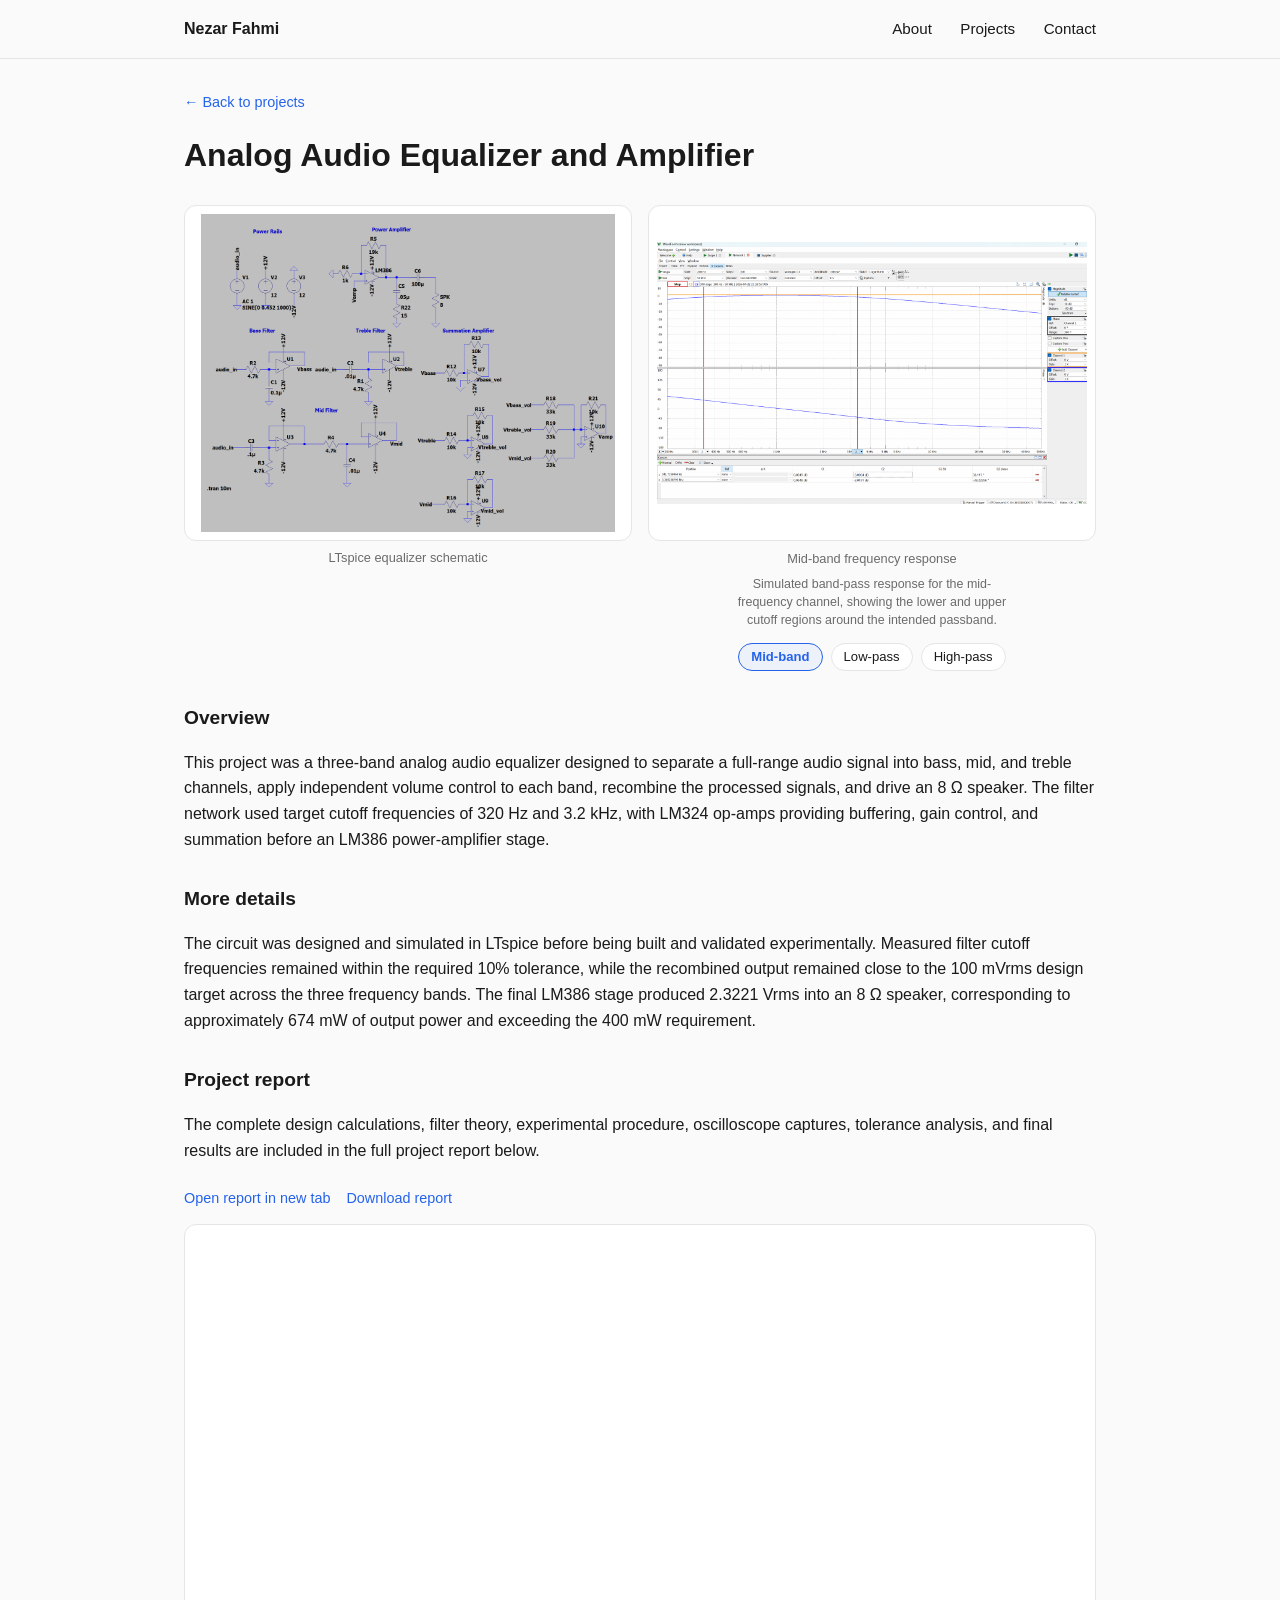
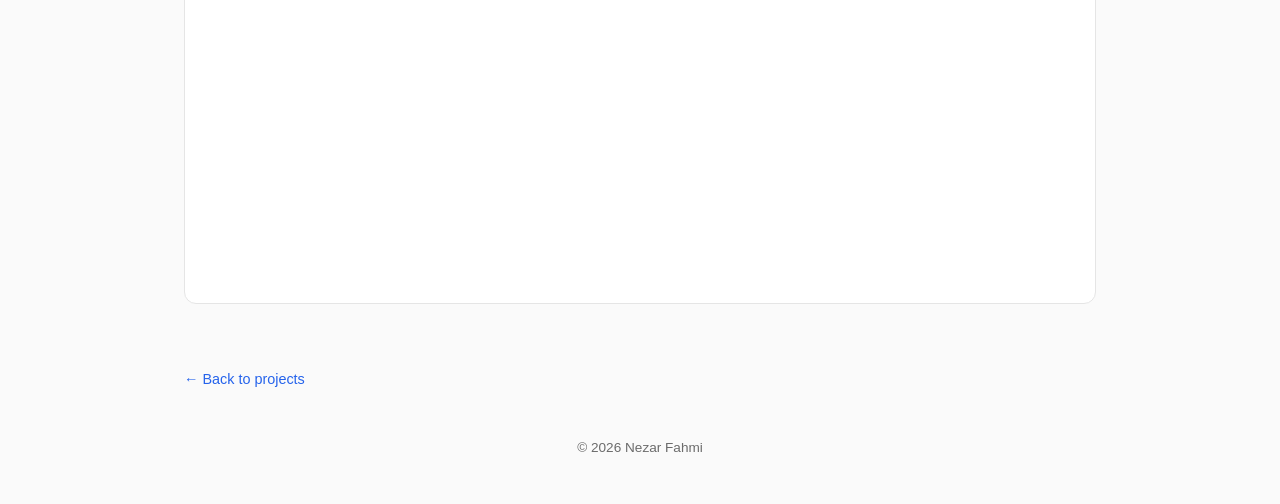
<file: projects/audio-equalizer.html>
<!DOCTYPE html>
<html lang="en">
<head>
  <meta charset="UTF-8">
  <meta name="viewport" content="width=device-width, initial-scale=1.0">
  <meta
    name="description"
    content="Analog Audio Equalizer and Amplifier project by Nezar Fahmi."
  >
  <title>Analog Audio Equalizer and Amplifier — Nezar Fahmi</title>

  <link rel="stylesheet" href="../style.css">

  <body>
    <header>
      <div class="nav-inner">
        <a href="../index.html" class="logo">Nezar Fahmi</a>
        <nav aria-label="Primary navigation">
          <a href="../index.html#about">About</a>
          <a href="../index.html#projects">Projects</a>
          <a href="../index.html#contact">Contact</a>
        </nav>
      </div>
  </header>

  <style>
    .report-wrap {
      margin: 1.5rem 0 2rem;
    }

    .report-actions {
      display: flex;
      gap: 1rem;
      flex-wrap: wrap;
      margin-bottom: 0.85rem;
      font-size: 0.9rem;
    }

    .report-frame {
      width: 100%;
      height: 680px;
      display: block;
      border: 1px solid var(--border);
      border-radius: var(--radius);
      background: #ffffff;
    }

    .fra-slideshow {
      width: 100%;
    }

    .fra-stage {
      width: 100%;
    }

    .fra-stage img {
      width: 100%;
      aspect-ratio: 4 / 3;
      object-fit: contain;
      background: #ffffff;
      border: 1px solid var(--border);
      border-radius: var(--radius);
      display: block;
      padding: 0.5rem;
      transition: opacity 0.22s ease;
    }

    .fra-meta {
      margin-top: 0.45rem;
      text-align: center;
    }

    .fra-caption {
      font-size: 0.8rem;
      color: var(--muted);
      margin: 0;
    }

    .fra-subtext {
      font-size: 0.78rem;
      color: var(--muted);
      margin: 0.35rem auto 0;
      max-width: 42ch;
      line-height: 1.45;
    }

    .fra-tabs {
      display: flex;
      justify-content: center;
      flex-wrap: wrap;
      gap: 0.5rem;
      margin-top: 0.85rem;
    }

    .fra-tab {
      border: 1px solid var(--border);
      background: #ffffff;
      color: var(--text);
      padding: 0.42rem 0.75rem;
      border-radius: 999px;
      font-size: 0.82rem;
      line-height: 1;
      cursor: pointer;
      transition:
        border-color 0.15s ease,
        color 0.15s ease,
        background 0.15s ease,
        transform 0.15s ease;
    }

    .fra-tab:hover {
      border-color: var(--accent);
      color: var(--accent);
      transform: translateY(-1px);
    }

    .fra-tab.active {
      border-color: var(--accent);
      color: var(--accent);
      background: rgba(37, 99, 235, 0.06);
      font-weight: 600;
    }

    @media (max-width: 640px) {
      .report-frame {
        height: 520px;
      }
    }
  </style>
</head>

<body>
  <main>
    <a class="back-link" href="../index.html#projects">← Back to projects</a>

    <article class="project-detail">
      <h1>Analog Audio Equalizer and Amplifier</h1>

      <div class="gallery">
        <figure>
          <img
            src="images/audio-equalizer/schematic.png"
            alt="LTspice schematic of the analog audio equalizer"
          >
          <figcaption>LTspice equalizer schematic</figcaption>
        </figure>

        <figure>
          <div class="fra-slideshow">
            <div class="fra-stage">
              <img
                id="fra-image"
                src="images/audio-equalizer/midpassfra.png"
                alt="Mid-band frequency response plot"
              >
            </div>

            <div class="fra-meta">
              <p class="fra-caption" id="fra-caption">
                Mid-band frequency response
              </p>

              <p class="fra-subtext" id="fra-subtext">
                Simulated band-pass response for the mid-frequency channel,
                showing the lower and upper cutoff regions around the intended passband.
              </p>
            </div>

            <div class="fra-tabs">
              <button
                class="fra-tab active"
                type="button"
                data-slide="0"
              >
                Mid-band
              </button>

              <button
                class="fra-tab"
                type="button"
                data-slide="1"
              >
                Low-pass
              </button>

              <button
                class="fra-tab"
                type="button"
                data-slide="2"
              >
                High-pass
              </button>
            </div>
          </div>
        </figure>
      </div>

      <h2>Overview</h2>

      <p>
        This project was a three-band analog audio equalizer designed to separate
        a full-range audio signal into bass, mid, and treble channels, apply
        independent volume control to each band, recombine the processed signals,
        and drive an 8 Ω speaker. The filter network used target cutoff
        frequencies of 320 Hz and 3.2 kHz, with LM324 op-amps providing buffering,
        gain control, and summation before an LM386 power-amplifier stage.
      </p>

      <h2>More details</h2>

      <p>
        The circuit was designed and simulated in LTspice before being built and
        validated experimentally. Measured filter cutoff frequencies remained
        within the required 10% tolerance, while the recombined output remained
        close to the 100 mVrms design target across the three frequency bands.
        The final LM386 stage produced 2.3221 Vrms into an 8 Ω speaker,
        corresponding to approximately 674 mW of output power and exceeding the
        400 mW requirement.
      </p>

      <h2>Project report</h2>

      <p>
        The complete design calculations, filter theory, experimental procedure,
        oscilloscope captures, tolerance analysis, and final results are included
        in the full project report below.
      </p>

      <div class="report-wrap">
        <div class="report-actions">
          <a
            href="images/audio-equalizer/report.pdf"
            target="_blank"
            rel="noopener"
          >
            Open report in new tab
          </a>

          <a
            href="images/audio-equalizer/report.pdf"
            download
          >
            Download report
          </a>
        </div>

        <iframe
          class="report-frame"
          src="images/audio-equalizer/report.pdf"
          title="Analog Audio Equalizer and Amplifier project report"
        ></iframe>
      </div>

      <a class="back-link" href="../index.html#projects">← Back to projects</a>
    </article>
  </main>

  <footer>
    <p>&copy; 2026 Nezar Fahmi</p>
  </footer>

  <script>
    const fraSlides = [
      {
        src: "images/audio-equalizer/midpassfra.png",
        alt: "Mid-band frequency response plot",
        caption: "Mid-band frequency response",
        subtext:
          "Simulated band-pass response for the mid-frequency channel, showing the lower and upper cutoff regions around the intended passband."
      },
      {
        src: "images/audio-equalizer/lowpassfra.png",
        alt: "Low-pass frequency response plot",
        caption: "Low-pass frequency response",
        subtext:
          "Simulated bass-channel response showing attenuation above the low-pass cutoff frequency."
      },
      {
        src: "images/audio-equalizer/highpassfra.png",
        alt: "High-pass frequency response plot",
        caption: "High-pass frequency response",
        subtext:
          "Simulated treble-channel response showing attenuation below the high-pass cutoff frequency."
      }
    ];

    const fraImage = document.getElementById("fra-image");
    const fraCaption = document.getElementById("fra-caption");
    const fraSubtext = document.getElementById("fra-subtext");
    const fraTabs = document.querySelectorAll(".fra-tab");

    function showFraSlide(index) {
      const slide = fraSlides[index];

      fraImage.style.opacity = "0.15";

      const preload = new Image();

      preload.onload = () => {
        fraImage.src = slide.src;
        fraImage.alt = slide.alt;
        fraCaption.textContent = slide.caption;
        fraSubtext.textContent = slide.subtext;
        fraImage.style.opacity = "1";
      };

      preload.src = slide.src;

      fraTabs.forEach((tab, i) => {
        tab.classList.toggle("active", i === index);
      });
    }

    fraTabs.forEach((tab) => {
      tab.addEventListener("click", () => {
        showFraSlide(Number(tab.dataset.slide));
      });
    });
  </script>
</body>
</html>
</file>
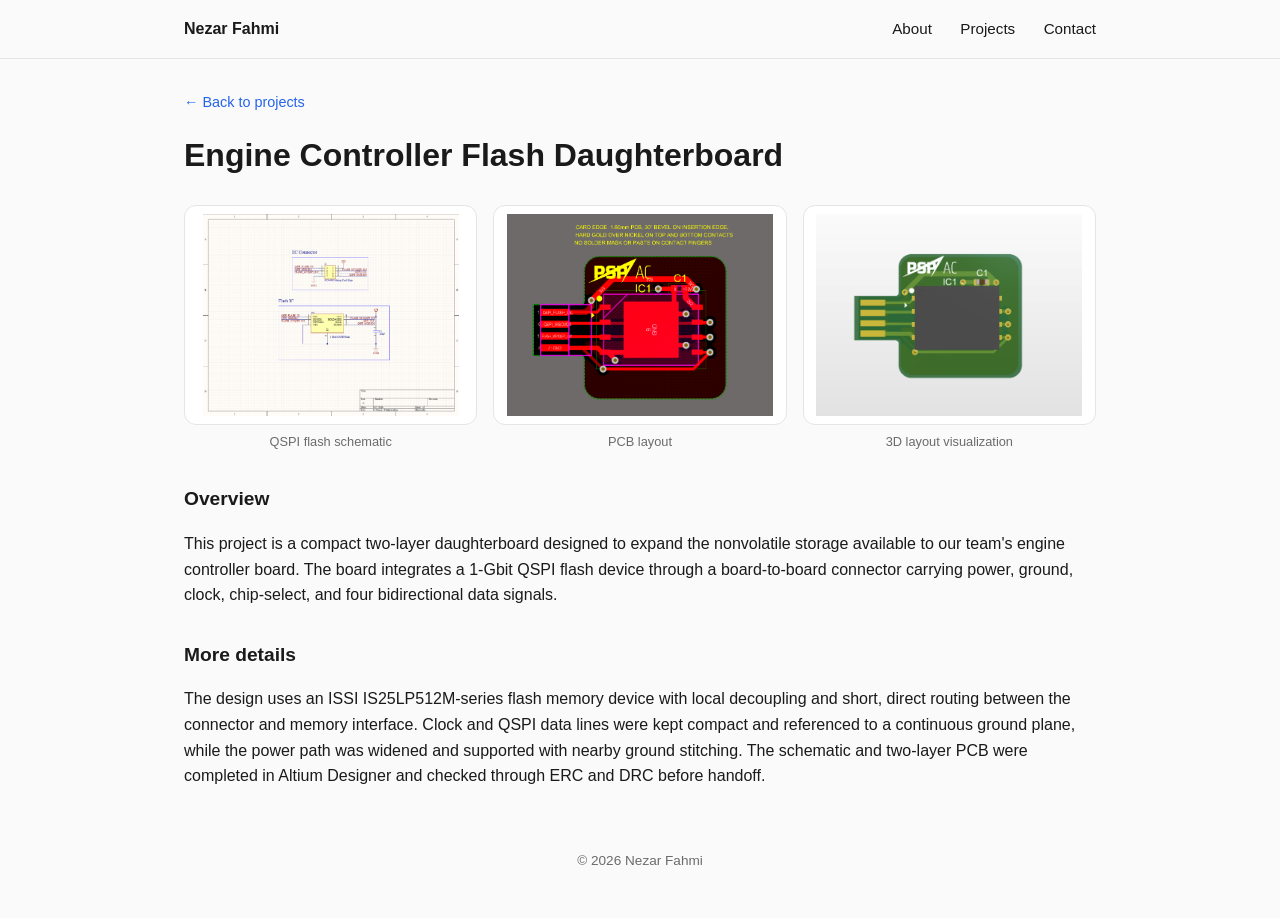
<file: projects/flash-daughterboard.html>
<!DOCTYPE html>
<html lang="en">
<head>
  <meta charset="UTF-8">
  <meta name="viewport" content="width=device-width, initial-scale=1.0">
  <meta
    name="description"
    content="Engine Controller Flash Daughterboard designed by Nezar Fahmi."
  >
  <title>Engine Controller Flash Daughterboard — Nezar Fahmi</title>
  <link rel="stylesheet" href="../style.css">
</head>

<body>
<header>
  <div class="nav-inner">
    <a href="../index.html" class="logo">Nezar Fahmi</a>

    <nav aria-label="Primary navigation">
      <a href="../index.html#about">About</a>
      <a href="../index.html#projects">Projects</a>
      <a href="../index.html#contact">Contact</a>
    </nav>
  </div>
</header>

<main>
  <article class="project-detail">
    <a class="back-link" href="../index.html#projects">
      ← Back to projects
    </a>

    <h1>Engine Controller Flash Daughterboard</h1>

    <div class="gallery">
      <figure>
        <img
          src="images/flash-daughterboard/flash-daughterboard-schematic.png"
          alt="Engine controller flash daughterboard schematic"
        >
        <figcaption>QSPI flash schematic</figcaption>
      </figure>

      <figure>
        <img
          src="images/flash-daughterboard/flash-daughterboard-layout.png"
          alt="Engine controller flash daughterboard PCB layout"
        >
        <figcaption>PCB layout</figcaption>
      </figure>

      <figure>
        <img
          src="images/flash-daughterboard/flash-daughterboard-render.png"
          alt="Engine controller flash daughterboard 3D layout visualization"
        >
        <figcaption>3D layout visualization</figcaption>
      </figure>
    </div>

    <h2>Overview</h2>

    <p>
      This project is a compact two-layer daughterboard designed to expand the
      nonvolatile storage available to our team's engine controller board.
      The board integrates a 1-Gbit QSPI flash device through a board-to-board
      connector carrying power, ground, clock, chip-select, and four
      bidirectional data signals.
    </p>

    <h2>More details</h2>

    <p>
      The design uses an ISSI IS25LP512M-series flash memory device with local
      decoupling and short, direct routing between the connector and memory
      interface. Clock and QSPI data lines were kept compact and referenced to
      a continuous ground plane, while the power path was widened and supported
      with nearby ground stitching. The schematic and two-layer PCB were
      completed in Altium Designer and checked through ERC and DRC before
      handoff.
    </p>
  </article>
</main>

<footer>
  <p>&copy; 2026 Nezar Fahmi</p>
</footer>
</body>
</html>
</file>
<file: style.css>
:root {
  --bg: #fafafa;
  --text: #1a1a1a;
  --muted: #6b6b6b;
  --accent: #2563eb;
  --border: #e5e5e5;
  --max-width: 960px;
  --radius: 12px;
}

* {
  box-sizing: border-box;
}

html {
  scroll-behavior: smooth;
}

body {
  margin: 0;
  background: var(--bg);
  color: var(--text);
  font-family: -apple-system, BlinkMacSystemFont, "Segoe UI", Roboto, Helvetica, Arial, sans-serif;
  line-height: 1.6;
  -webkit-font-smoothing: antialiased;
}

a {
  color: var(--accent);
  text-decoration: none;
}

a:hover {
  text-decoration: underline;
}

/* ---------- Header / nav ---------- */

header {
  position: sticky;
  top: 0;
  background: rgba(250, 250, 250, 0.9);
  backdrop-filter: blur(6px);
  border-bottom: 1px solid var(--border);
  z-index: 10;
}

.nav-inner {
  max-width: var(--max-width);
  margin: 0 auto;
  padding: 1rem 1.5rem;
  display: flex;
  justify-content: space-between;
  align-items: center;
}

.logo {
  font-weight: 700;
  color: var(--text);
}

nav a {
  color: var(--text);
  margin-left: 1.5rem;
  font-size: 0.95rem;
}

/* ---------- Layout shell ---------- */

main {
  max-width: var(--max-width);
  margin: 0 auto;
  padding: 0 1.5rem;
}

section {
  padding: 4rem 0;
  border-bottom: 1px solid var(--border);
}

section:last-of-type {
  border-bottom: none;
}

/* ---------- Hero ---------- */

.hero h1 {
  font-size: 2.75rem;
  margin: 0 0 0.35rem;
  letter-spacing: -0.02em;
}

.tagline {
  color: var(--muted);
  font-size: 1.15rem;
  margin: 0 0 1.5rem;
}

.bio {
  font-size: 1.05rem;
  max-width: 60ch;
}

.bio-placeholder {
  color: var(--muted);
  font-style: italic;
  font-size: 0.95rem;
}

.about-links {
  color: var(--muted);
  font-size: 0.95rem;
}

h2 {
  font-size: 1.5rem;
  margin: 0 0 1.5rem;
}

/* ---------- Project grid ---------- */

.project-grid {
  display: grid;
  grid-template-columns: repeat(2, 320px);
  justify-content: start;
  gap: 1.5rem;
}

.project-category {
  margin: 2rem 0 1rem;
  font-size: 1.15rem;
}

.project-card {
  display: flex;
  flex-direction: column;
  padding: 1.5rem;
  border: 1px solid var(--border);
  border-radius: var(--radius);
  background: #ffffff;
  color: var(--text);
  box-shadow: 0 1px 2px rgba(0, 0, 0, 0.04);
  translate: 0 0;
  transition:
    border-color 0.15s ease,
    box-shadow 0.15s ease,
    translate 0.15s ease;
}

.project-card:hover {
  border-color: var(--accent);
  translate: 0 -2px;
  box-shadow: 0 8px 20px rgba(0, 0, 0, 0.08);
  text-decoration: none;
}

.project-card h3,
.project-card h4 {
  margin: 0 0 0.25rem;
  font-size: 1rem;
  line-height: 1.4;
}

.project-meta {
  color: var(--muted);
  font-size: 0.85rem;
  margin: 0 0 0.75rem;
}

.project-card p:last-child {
  margin-bottom: 0.75rem;
  flex-grow: 1;
}

.view-link {
  display: inline-block;
  color: var(--accent);
  font-size: 0.9rem;
  font-weight: 600;
  margin-top: auto;
}

/* ---------- Project detail pages ---------- */

.back-link {
  display: inline-block;
  margin: 2rem 0 0;
  font-size: 0.9rem;
}

.project-detail h1 {
  font-size: 2rem;
  margin: 1rem 0 0.25rem;
}

.project-detail .project-meta {
  margin-bottom: 2rem;
}

.gallery {
  display: grid;
  grid-template-columns: repeat(auto-fit, minmax(240px, 1fr));
  gap: 1rem;
  margin: 1.5rem 0 2rem;
}

.gallery figure {
  margin: 0;
}

.gallery img {
  width: 100%;
  aspect-ratio: 4 / 3;
  object-fit: contain;
  background: #ffffff;
  border: 1px solid var(--border);
  border-radius: var(--radius);
  display: block;
  padding: 0.5rem;
}

.gallery figcaption {
  margin-top: 0.4rem;
  font-size: 0.8rem;
  color: var(--muted);
  text-align: center;
}

.photo-placeholder {
  aspect-ratio: 4 / 3;
  border: 1px dashed var(--border);
  border-radius: var(--radius);
  background: #f2f2f2;
  color: var(--muted);
  display: flex;
  align-items: center;
  justify-content: center;
  font-size: 0.85rem;
  text-align: center;
  padding: 1rem;
}

.project-detail h2 {
  font-size: 1.2rem;
  margin: 2rem 0 0.75rem;
}

.project-detail ul {
  padding-left: 1.25rem;
}

.project-detail li {
  margin-bottom: 0.5rem;
}

.detail-placeholder {
  color: var(--muted);
  font-style: italic;
  font-size: 0.95rem;
}

/* ---------- Contact / footer ---------- */

.contact p {
  margin: 0.5rem 0;
}

footer {
  text-align: center;
  color: var(--muted);
  font-size: 0.85rem;
  padding: 2rem 0;
}

/* ---------- Fade behavior ---------- */

.reveal {
  opacity: 0;
  transform: translateY(12px);
  transition:
    opacity 620ms cubic-bezier(0.22, 1, 0.36, 1),
    transform 620ms cubic-bezier(0.22, 1, 0.36, 1);
  transition-delay: var(--reveal-delay, 0ms);
}

.reveal.is-visible {
  opacity: 1;
  transform: translateY(0);
}

header.reveal {
  transform: translateY(-8px);
}

header.reveal.is-visible {
  transform: translateY(0);
}

.project-card.reveal {
  transition:
    opacity 620ms cubic-bezier(0.22, 1, 0.36, 1),
    transform 620ms cubic-bezier(0.22, 1, 0.36, 1),
    border-color 0.15s ease,
    box-shadow 0.15s ease,
    translate 0.15s ease;
}

.project-card.reveal:hover {
  border-color: var(--accent);
  translate: 0 -2px;
  box-shadow: 0 8px 20px rgba(0, 0, 0, 0.08);
  text-decoration: none;
}

/* ---------- Responsive ---------- */

@media (max-width: 760px) {
  .project-grid {
    grid-template-columns: repeat(2, minmax(0, 1fr));
  }
}

@media (max-width: 640px) {
  .hero h1 {
    font-size: 2rem;
  }

  section {
    padding: 2.5rem 0;
  }

  nav a {
    margin-left: 1rem;
  }

  .project-grid {
    grid-template-columns: 1fr;
  }

  .project-card {
    min-height: 0;
  }
}

@media (prefers-reduced-motion: reduce) {
  html {
    scroll-behavior: auto;
  }

  .reveal {
    opacity: 1;
    transform: none;
    transition: none;
  }

  .project-card,
  .project-card.reveal {
    transition: none;
  }
}
</file>
